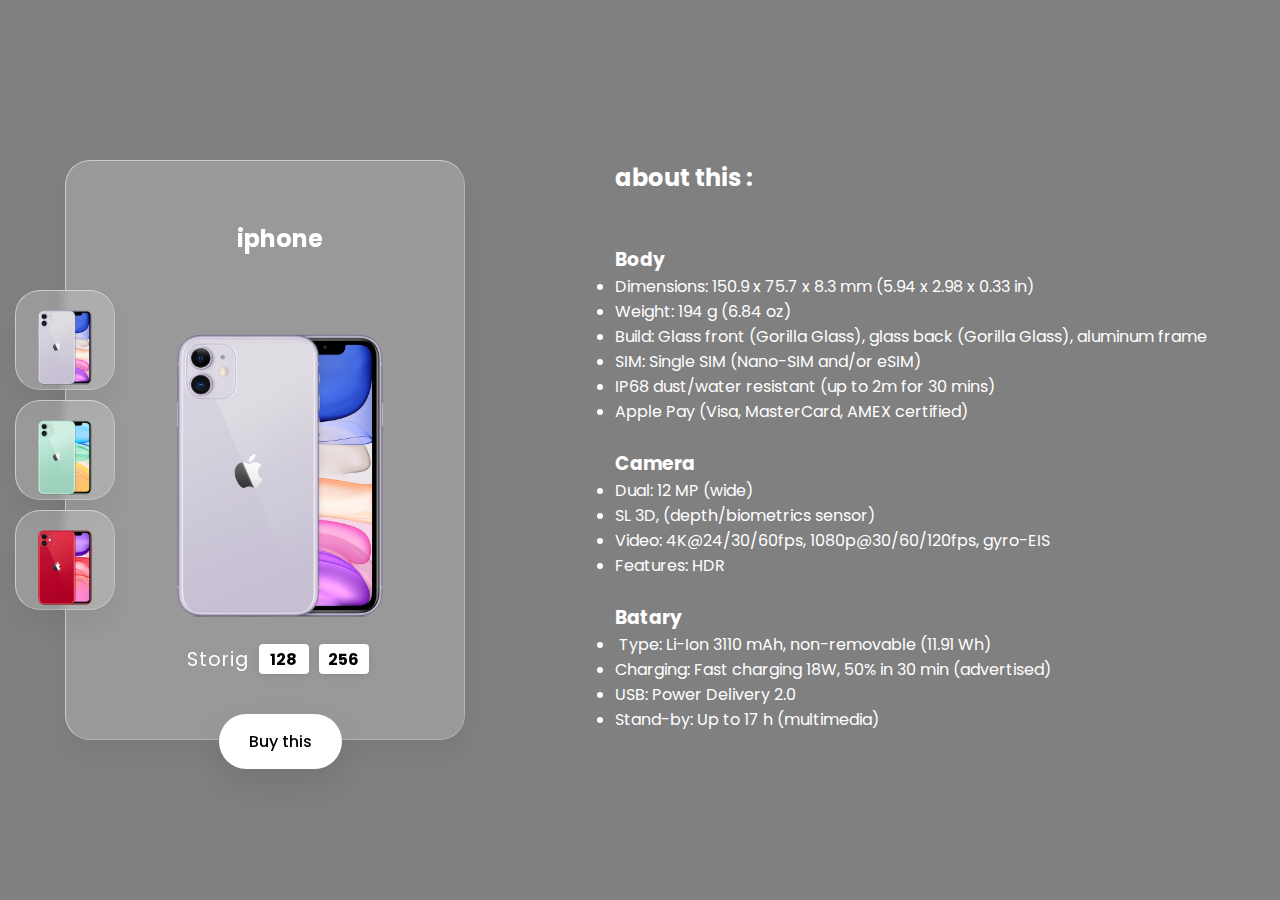
<file: iphone/ip11.html>
<!DOCTYPE html>
<html lang="en">

<head>
    <meta charset="UTF-8">
    <meta http-equiv="X-UA-Compatible" content="IE=edge">
    <meta name="viewport" content="width=device-width, initial-scale=1.0">
    <title>iphone 11 buy</title>
    <link rel="stylesheet" href="ip.css">
</head>

<body>
    <div class="container">
        <div class="thumb">
            <ul>
                <li onmouseover="chnageImgSrc('iPhone-11-PNG-Picture.png')"><img src="iPhone-11-PNG-Picture.png" alt></li>
                <li onmouseover="chnageImgSrc('iPhone-11-PNG-File (1).png')"><img src="iPhone-11-PNG-File (1).png" alt></li>
                <li onmouseover="chnageImgSrc('iPhone-11-PNG-HD-Image.png')"><img src="iPhone-11-PNG-HD-Image.png" alt></li>

            </ul>
        </div>
        <div class="imgBox">
            <h2>iphone </h2>
            <img src="iPhone-11-PNG-Picture.png" alt class="shoes">
            <ul class="sizes">
                <span>Storig</span>
                <li>128</li>
                <li>256</li>
            </ul>
            <a href="pay.html" class="btn">Buy this</a>
        </div>
        <div class="pragraf">
            <h2> about this :</h2><br><br>
            <h3>Body</h3>
            <ul>
                <li><pre>Dimensions: 150.9 x 75.7 x 8.3 mm (5.94 x 2.98 x 0.33 in)</pre> </li>
                <li>Weight: 194 g (6.84 oz)</li>
                <li><pre>Build: Glass front (Gorilla Glass), glass back (Gorilla Glass), aluminum frame</pre></li>
                <li><pre>SIM: Single SIM (Nano-SIM and/or eSIM)</pre></li>
                <li><pre>IP68 dust/water resistant (up to 2m for 30 mins)</pre></li>
                <li><pre>Apple Pay (Visa, MasterCard, AMEX certified)</pre></li>
            </ul>
            <br>
            <h3>Camera</h3>
            <ul>
                <li><pre>Dual: 12 MP (wide)</pre></li>
                <li><pre>SL 3D, (depth/biometrics sensor)</pre></li>
                <li><pre>Video: 4K@24/30/60fps, 1080p@30/60/120fps, gyro-EIS</pre></li>
                <li><pre>Features: HDR</pre></li>

            </ul>
            <br>
            <h3>Batary</h3>
            <ul>
                <li><pre> Type: Li-Ion 3110 mAh, non-removable (11.91 Wh) </pre></li>
                <li><pre>Charging: Fast charging 18W, 50% in 30 min (advertised)</pre></li>
                <li><pre>USB: Power Delivery 2.0 </pre></li>
                <li><pre>Stand-by: Up to 17 h (multimedia)</pre></li>
            </ul>

        </div>
    </div>

    <script>
        function chnageImgSrc(src) {
            document.querySelector('.shoes').src = src;
        }
    </script>
</body>

</html>
</file>
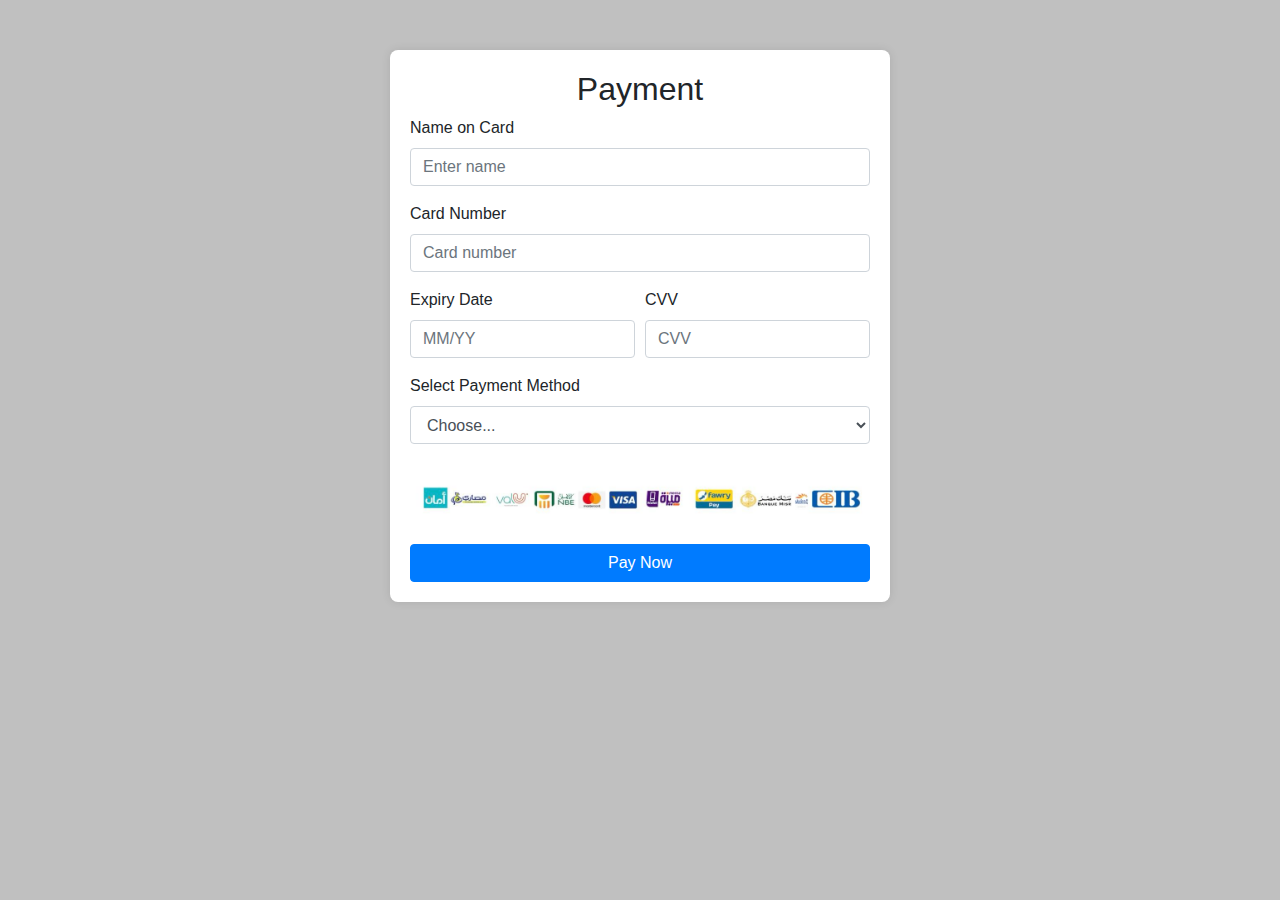
<file: iphone/pay.html>
<!DOCTYPE html>
<html lang="en">
<head>
    <meta charset="UTF-8">
    <meta name="viewport" content="width=device-width, initial-scale=1.0">
    <title>Payment Page</title>
    <link href="https://stackpath.bootstrapcdn.com/bootstrap/4.5.2/css/bootstrap.min.css" rel="stylesheet">
    <style>
        body {
            background-color: silver;
        }
        .payment-form {
            max-width: 500px;
            margin: 50px auto;
            padding: 20px;
            background: white;
            border-radius: 8px;
            box-shadow: 0 0 10px rgba(0, 0, 0, 0.1);
        }
    </style>
</head>
<body>

<div class="payment-form">
    <h2 class="text-center"> Payment</h2>
    <form>
        <div class="form-group">
            <label for="name">Name on Card</label>
            <input type="text" class="form-control" id="name" placeholder="Enter name" required>
        </div>
        <div class="form-group">
            <label for="cardNumber">Card Number</label>
            <input type="text" class="form-control" id="cardNumber" placeholder="Card number" required>
        </div>
        <div class="form-row">
            <div class="form-group col-md-6">
                <label for="expiryDate">Expiry Date</label>
                <input type="text" class="form-control" id="expiryDate" placeholder="MM/YY" required>
            </div>
            <div class="form-group col-md-6">
                <label for="cvv">CVV</label>
                <input type="text" class="form-control" id="cvv" placeholder="CVV" required>
            </div>
        </div>
        <div class="form-group">
            <label for="paymentMethod">Select Payment Method</label>
            <select class="form-control" id="paymentMethod" required>
                <option value="">Choose...</option>
                <option value="bankCard">Bank Card</option>
                <option value="payMob">PayMob</option>
                <option value="instaPay">InstaPay</option>
            </select>
        </div>
        <div class="pict"> <img src="pict.jpg" alt="picter" width="100%"> </div>
        <button type="submit" class="btn btn-primary btn-block">Pay Now</button>
    </form>
</div>
</body>
</html>
</file>
<file: iphone/ip.css>
@import url('https://fonts.googleapis.com/css2?family=Poppins:ital,wght@0,400;0,600;0,900;1,900&display=swap');

* {
    margin: 0;
    padding: 0;
    box-sizing: border-box;
    font-family: 'Poppins', sans-serif;
}

body {
    display: flex;
    align-items: center;
    justify-content: center;
    min-height: 100vh;
    background: gray;
    background-size: cover;
    background-attachment: fixed;
}

.container {
    position:absolute;
    width: 450px;
    height: 580px;
    
}

.container .thumb {
    position: absolute;
    top: 50%;
    transform: translateY(-50%);
    z-index: 1;
    right: 750px;
}
.container .pragraf{

    text-align: left;
    padding-left: 200px; 
}

.container .thumb li {
    list-style: none;
    width: 100px;
    height: 100px;
    margin: 10px 0;
    display: flex;
    align-items: center;
    justify-content: center;
    background: rgba(255, 255, 255, 0.2);
    box-shadow: 0 15px 25px rgba(0, 0, 0, 0.05);
    border: 1px solid rgba(255, 255, 255, 0.25);
    border-top: 1px solid rgba(255, 255, 255, 0.5);
    border-left: 1px solid rgba(255, 255, 255, 0.5);
    border-radius: 25px;
    backdrop-filter: blur(4px);
}
.container .thumb li img {
    width: 80%;
    transition: 0.5s;
}

.container .thumb li:hover img {
    transform: rotate(-35deg);
}

.container .imgBox {
    position: absolute;
    top: 0;
    right: 400px;
    width: 400px;
    height: 100%;
    background: rgba(255, 255, 255, 0.2);
    box-shadow: 0 15px 25px rgba(0, 0, 0, 0.05);
    border: 1px solid rgba(255, 255, 255, 0.25);
    border-top: 1px solid rgba(255, 255, 255, 0.5);
    border-left: 1px solid rgba(255, 255, 255, 0.5);
    border-radius: 25px;
    backdrop-filter: blur(4px);
    padding: 60px 20px;
    padding-left: 50px;
    display: flex;
    align-items: center;
    flex-direction: column;
    justify-content: space-between;
}

.container .imgBox h2 {
    color: #fff;
    letter-spacing: 1;
}

.container .imgBox img {
    width: 90%;
    transition: 0.25s;
}


.container .imgBox .sizes {
    display: flex;
    justify-content: center;
    align-items: center;
}

.container .imgBox .sizes span {
    color: #fff;
    font-size: 1.2em;
    letter-spacing: 1px;
    margin-right: 5px;
}

.container .imgBox img:hover {
    transform: scale(1.5) rotate(-15deg) translateX(20px);
}


.container .imgBox .sizes li {
    list-style: none;
    width: 50px;
    height: 30px;
    background: #fff;
    color: black;
    display: flex;
    justify-content: center;
    align-items: center;
    margin: 5px;
    border-radius: 4px;
    font-weight: 700;
    box-shadow: 0 2px 10px rgba(0, 0, 0, 0.1);
    cursor: pointer;
    transition: 0.25s;
}

.container .imgBox .sizes li:hover {
    transform: translateY(-10px);
}

.container .imgBox .btn {
    position: absolute;
    bottom: -30px;
    background: #fff;
    display: inline-block;
    text-decoration: none;
    padding: 15px 30px;
    border-radius: 30px;
    box-shadow: 0 15px 35px rgba(0, 0, 0, 0.1);
    font-weight: 500;
    color: black;
    transition: 0.25s;
}

.container .imgBox .btn:hover {
    letter-spacing: 2px;
}
.pragraf {
    text-align: left;
    color: #fff;  
}
</file>
